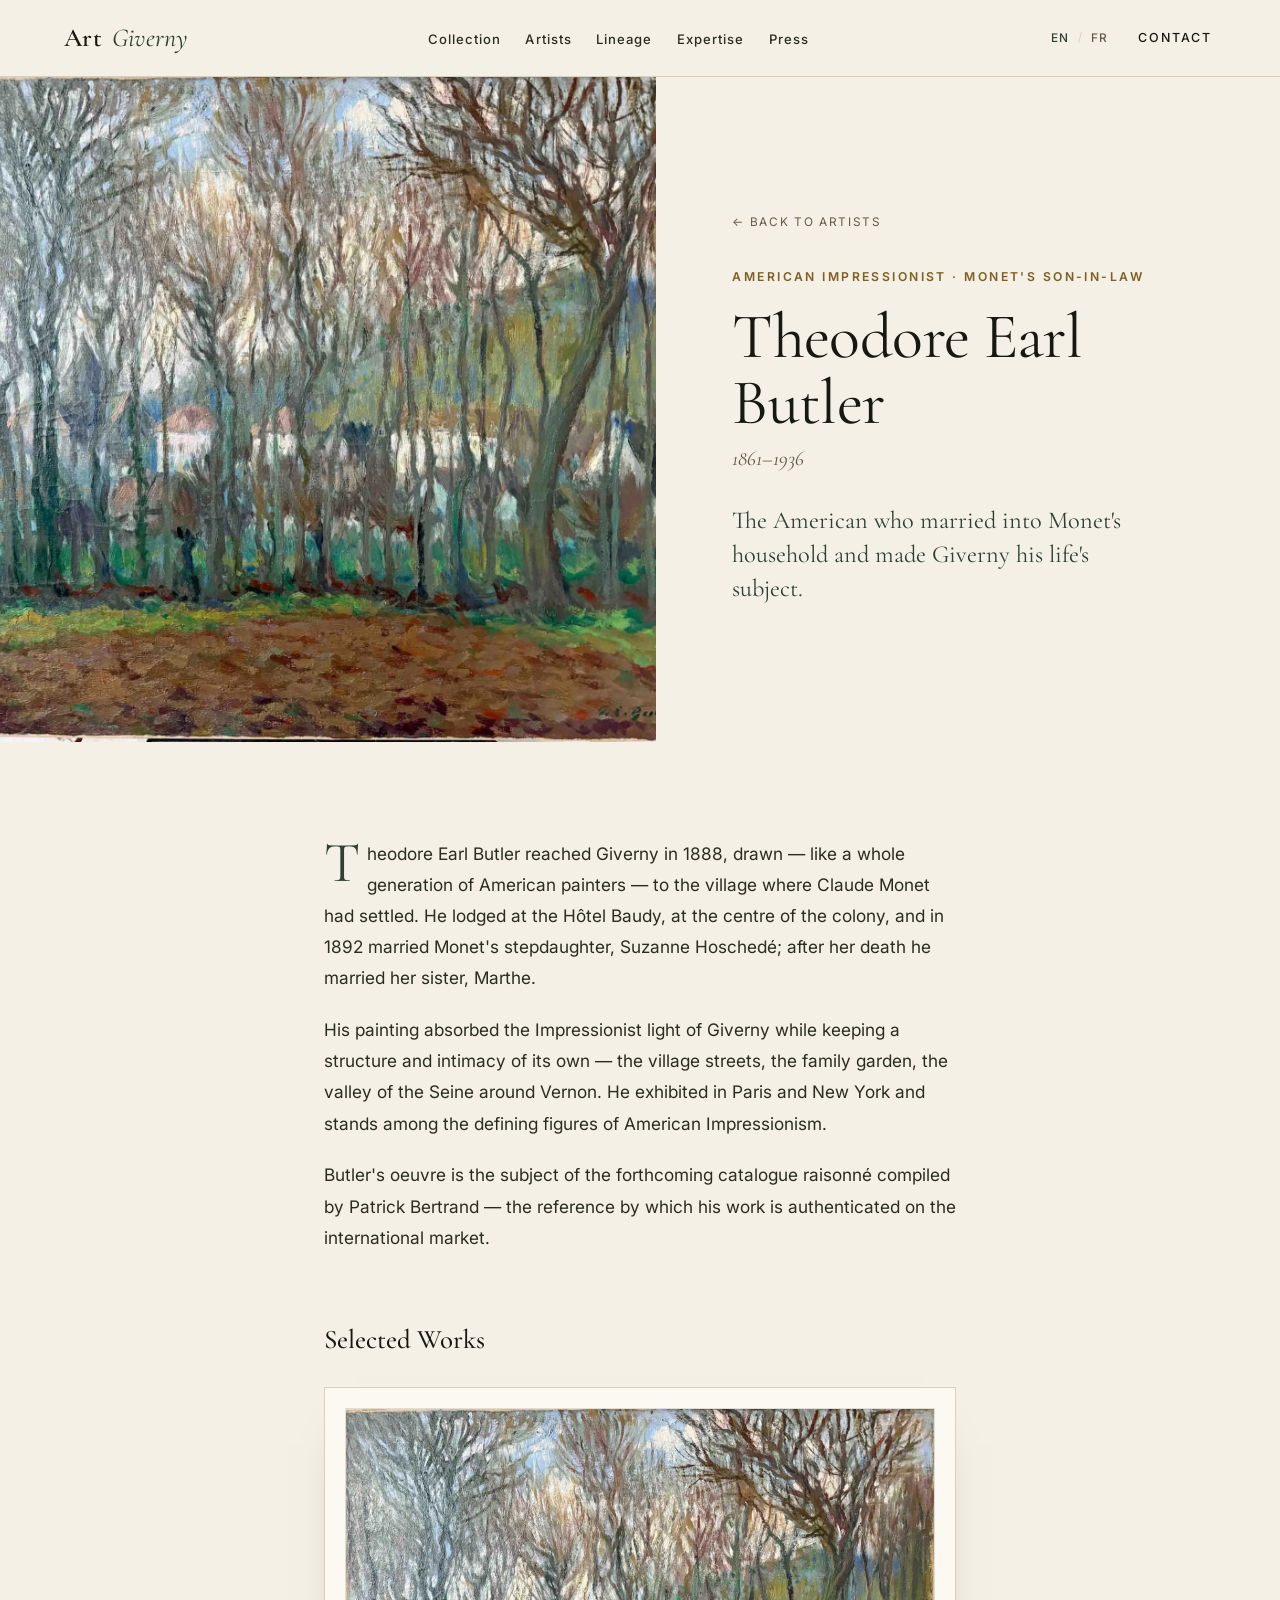
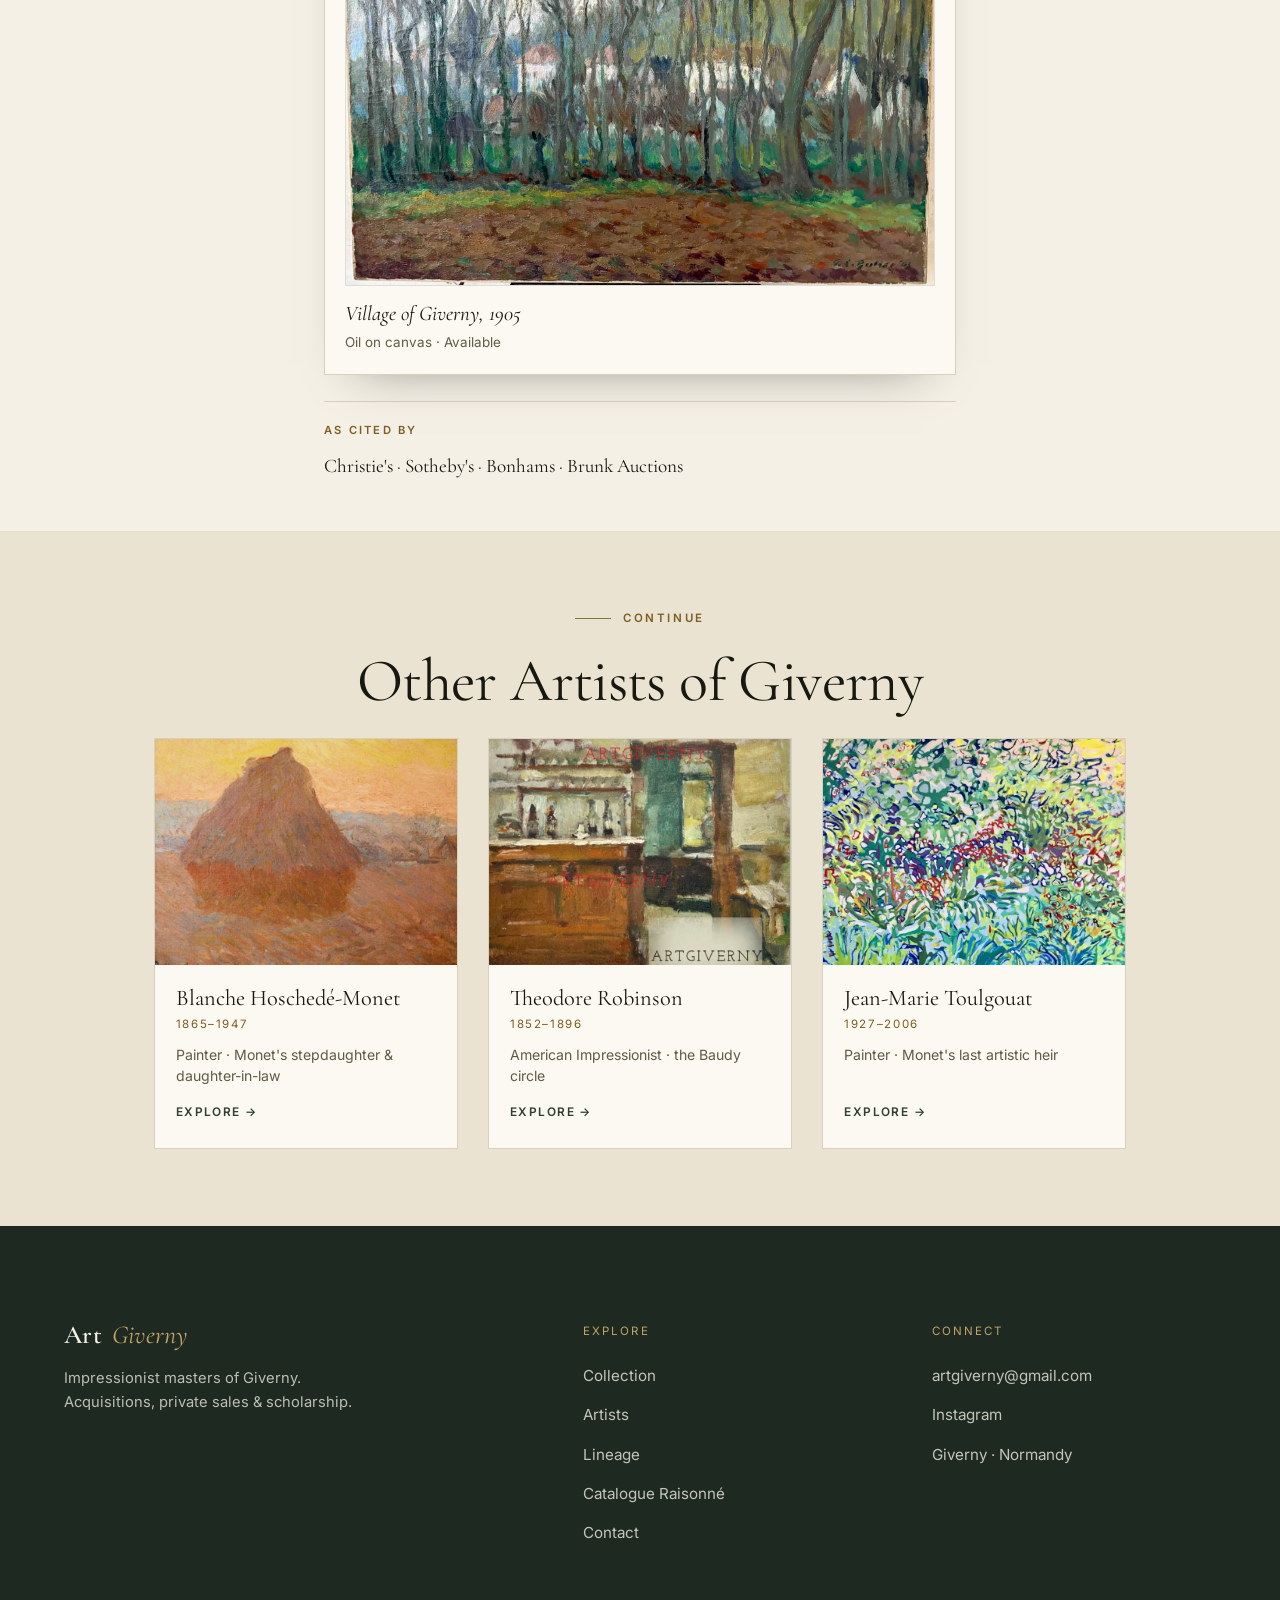
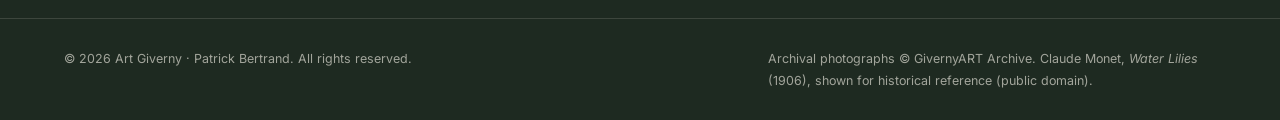
<file: artist.html>
<!DOCTYPE html>
<html lang="en">
<head>
  <meta charset="UTF-8" />
  <meta name="viewport" content="width=device-width, initial-scale=1.0" />
  <title>Artist — Art Giverny</title>
  <meta name="description" content="A painter of Giverny — biography and works, presented by Art Giverny, the gallery of Patrick Bertrand." />
  <meta name="theme-color" content="#2F4032" />
  <link rel="icon" type="image/svg+xml" href="assets/favicon.svg" />
  <link rel="manifest" href="site.webmanifest" />
  <link rel="preconnect" href="https://fonts.googleapis.com" />
  <link rel="preconnect" href="https://fonts.gstatic.com" crossorigin />
  <link href="https://fonts.googleapis.com/css2?family=Cormorant+Garamond:ital,wght@0,300;0,400;0,500;0,600;1,400;1,500;1,600&family=Inter:wght@300;400;500;600&display=swap" rel="stylesheet" />
  <link rel="stylesheet" href="assets/css/styles.css" />
</head>

<body>
  <a class="skip-link" href="#apMain" data-i18n="a11y.skip">Skip to the collection</a>

  <header class="site-header" id="siteHeader">
    <div class="header-inner">
      <a class="wordmark" href="index.html" aria-label="Art Giverny — home">
        <span class="wordmark-art">Art</span><span class="wordmark-sep"></span><span class="wordmark-giverny">Giverny</span>
      </a>
      <nav class="nav-primary" aria-label="Primary">
        <ul>
          <li><a href="index.html#collection" data-i18n="nav.collection">Collection</a></li>
          <li><a href="index.html#artists" data-i18n="nav.artists">Artists</a></li>
          <li><a href="index.html#lineage" data-i18n="nav.lineage">Lineage</a></li>
          <li><a href="index.html#expertise" data-i18n="nav.expertise">Expertise</a></li>
          <li><a href="index.html#press" data-i18n="nav.press">Press</a></li>
        </ul>
      </nav>
      <div class="header-right">
        <div class="lang-toggle" role="group" aria-label="Language / Langue">
          <button class="lang-btn is-active" data-lang="en" aria-pressed="true">EN</button>
          <span class="lang-sep" aria-hidden="true">/</span>
          <button class="lang-btn" data-lang="fr" aria-pressed="false">FR</button>
        </div>
        <a class="btn btn-ghost header-cta" href="index.html#contact" data-i18n="nav.contact">Contact</a>
      </div>
      <button class="menu-toggle" id="menuToggle" aria-label="Open menu" aria-expanded="false" aria-controls="mobileMenu">
        <span></span><span></span><span></span>
      </button>
    </div>
  </header>

  <div class="mobile-menu" id="mobileMenu" aria-hidden="true">
    <nav aria-label="Mobile">
      <ul>
        <li><a href="index.html#collection" data-i18n="nav.collection">Collection</a></li>
        <li><a href="index.html#artists" data-i18n="nav.artists">Artists</a></li>
        <li><a href="index.html#lineage" data-i18n="nav.lineage">Lineage</a></li>
        <li><a href="index.html#expertise" data-i18n="nav.expertise">Expertise</a></li>
        <li><a href="index.html#press" data-i18n="nav.press">Press</a></li>
        <li><a href="index.html#contact" data-i18n="nav.contact">Contact</a></li>
      </ul>
      <div class="lang-toggle lang-toggle--mobile" role="group" aria-label="Language / Langue">
        <button class="lang-btn is-active" data-lang="en" aria-pressed="true">English</button>
        <span class="lang-sep" aria-hidden="true">·</span>
        <button class="lang-btn" data-lang="fr" aria-pressed="false">Français</button>
      </div>
      <a class="btn btn-solid" href="index.html#contact" data-i18n="nav.inquire">Make an Inquiry</a>
    </nav>
  </div>

  <main class="ap" id="apMain" aria-live="polite"><!-- rendered by artist-page.js --></main>

  <footer class="site-footer">
    <div class="wrap footer-inner">
      <div class="footer-brand">
        <a class="wordmark wordmark--footer" href="index.html" aria-label="Art Giverny — home">
          <span class="wordmark-art">Art</span><span class="wordmark-sep"></span><span class="wordmark-giverny">Giverny</span>
        </a>
        <p class="footer-tag" data-i18n-html="footer.tag">Impressionist masters of Giverny.<br />Acquisitions, private sales &amp; scholarship.</p>
      </div>
      <nav class="footer-nav" aria-label="Footer">
        <p class="footer-nav-head" data-i18n="footer.explore">Explore</p>
        <ul>
          <li><a href="index.html#collection" data-i18n="nav.collection">Collection</a></li>
          <li><a href="index.html#artists" data-i18n="nav.artists">Artists</a></li>
          <li><a href="index.html#lineage" data-i18n="nav.lineage">Lineage</a></li>
          <li><a href="index.html#catalogue" data-i18n="nav.catalogue">Catalogue Raisonné</a></li>
          <li><a href="index.html#contact" data-i18n="nav.contact">Contact</a></li>
        </ul>
      </nav>
      <nav class="footer-nav" aria-label="Connect">
        <p class="footer-nav-head" data-i18n="footer.connect">Connect</p>
        <ul>
          <li><a href="mailto:artgiverny@gmail.com">artgiverny@gmail.com</a></li>
          <li><a href="https://www.instagram.com/artgiverny" target="_blank" rel="noopener">Instagram</a></li>
          <li><span data-i18n="footer.location">Giverny · Normandy</span></li>
        </ul>
      </nav>
    </div>
    <div class="wrap footer-base">
      <p>© <span id="year">2026</span> Art Giverny · Patrick Bertrand. <span data-i18n="footer.rights">All rights reserved.</span></p>
      <p class="footer-fine" data-i18n-html="footer.fine">Archival photographs © GivernyART Archive. Claude Monet, <em>Water Lilies</em> (1906), shown for historical reference (public domain).</p>
    </div>
  </footer>

  <a class="to-top" id="toTop" href="#top" aria-label="Back to top">↑</a>

  <script src="assets/js/i18n.js"></script>
  <script src="assets/js/artist-page.js"></script>
  <script src="assets/js/main.js"></script>
</body>
</html>
</file>
<file: assets/css/styles.css>
/* ============================================================
   ART GIVERNY — Fine-art gallery site
   Design system: "Gallery & Garden" — quiet-luxury Impressionist
   ============================================================ */

/* ---------- Tokens ---------- */
:root {
  --ink: #17180F;
  --ink-2: #2B2C20;
  --paper: #F4F0E6;
  --paper-card: #FBF9F2;
  --paper-2: #EAE3D2;
  --line: #D8D0BC;
  --line-soft: #E6DFCD;
  --muted: #615A46;
  --muted-2: #6E6750;
  --green: #2F4032;
  --green-deep: #1E2A21;
  --green-soft: #3C4F3F;
  --gilt: #A9854E;
  --gilt-2: #C2A368;
  --gilt-text: #7E5E22;

  --font-display: "Cormorant Garamond", Georgia, "Times New Roman", serif;
  --font-sans: "Inter", -apple-system, BlinkMacSystemFont, "Segoe UI", sans-serif;

  --wrap: 1280px;
  --pad-x: clamp(1.25rem, 5vw, 4.5rem);
  --section-y: clamp(5rem, 12vh, 10rem);

  --fs-eyebrow: 0.72rem;
  --fs-hero: clamp(2.8rem, 7vw, 6.1rem);
  --fs-h2: clamp(2.1rem, 4.7vw, 4rem);
  --fs-h3: clamp(1.3rem, 2.1vw, 1.7rem);
  --fs-lead: clamp(1.18rem, 1.9vw, 1.6rem);

  --ease: cubic-bezier(.2, .7, .2, 1);
  --header-h: 76px;
}

/* ---------- Reset ---------- */
*, *::before, *::after { box-sizing: border-box; }
* { margin: 0; }
html { -webkit-text-size-adjust: 100%; scroll-behavior: smooth; scroll-padding-top: var(--header-h); }
body {
  font-family: var(--font-sans);
  font-weight: 400;
  font-size: 1.02rem;
  line-height: 1.72;
  color: var(--ink);
  background: var(--paper);
  -webkit-font-smoothing: antialiased;
  text-rendering: optimizeLegibility;
  overflow-x: hidden;
}
img { max-width: 100%; display: block; }
a { color: inherit; text-decoration: none; }
button { font: inherit; color: inherit; cursor: pointer; background: none; border: none; }
ul, ol { list-style: none; padding: 0; }
::selection { background: var(--green); color: var(--paper); }

/* ---------- Helpers ---------- */
.wrap { max-width: var(--wrap); margin-inline: auto; padding-inline: var(--pad-x); width: 100%; }

.eyebrow {
  font-family: var(--font-sans);
  font-size: var(--fs-eyebrow);
  font-weight: 600;
  letter-spacing: 0.22em;
  text-transform: uppercase;
  color: var(--gilt-text);
  margin-bottom: 1.3rem;
  display: flex;
  align-items: center;
  gap: 0.8rem;
}
.eyebrow::before {
  content: "";
  width: 2.2rem;
  height: 1px;
  background: var(--gilt-text);
  opacity: 0.85;
}
.eyebrow-light { color: var(--gilt-2); }
.eyebrow-light::before { background: var(--gilt-2); opacity: 0.85; }

.section-title {
  font-family: var(--font-display);
  font-weight: 400;
  font-size: var(--fs-h2);
  line-height: 1.04;
  letter-spacing: -0.01em;
}
.section-head { max-width: 44ch; margin-bottom: clamp(2.5rem, 5vw, 4.5rem); }
.section-head--center { margin-inline: auto; text-align: center; }
.section-head--center .eyebrow { justify-content: center; }
.section-intro { margin-top: 1.4rem; color: var(--muted); font-size: 1.06rem; max-width: 52ch; }
.section-head--center .section-intro { margin-inline: auto; }

em { font-style: italic; }
strong { font-weight: 600; }

/* Grain overlay */
.grain {
  position: absolute; inset: 0; pointer-events: none; z-index: 2;
  opacity: 0.5; mix-blend-mode: overlay;
  background-image: url("data:image/svg+xml,%3Csvg xmlns='http://www.w3.org/2000/svg' width='160' height='160'%3E%3Cfilter id='n'%3E%3CfeTurbulence type='fractalNoise' baseFrequency='0.85' numOctaves='3' stitchTiles='stitch'/%3E%3C/filter%3E%3Crect width='100%25' height='100%25' filter='url(%23n)' opacity='0.42'/%3E%3C/svg%3E");
}

/* ---------- Buttons ---------- */
.btn {
  display: inline-flex; align-items: center; justify-content: center;
  font-family: var(--font-sans); font-size: 0.78rem; font-weight: 500;
  letter-spacing: 0.16em; text-transform: uppercase;
  padding: 1.05em 2.1em; border: 1px solid transparent; border-radius: 2px;
  transition: background .4s var(--ease), color .4s var(--ease), border-color .4s var(--ease), transform .4s var(--ease);
  cursor: pointer; white-space: nowrap;
}
.btn-solid { background: var(--green); color: var(--paper); }
.btn-solid:hover { background: var(--green-deep); transform: translateY(-2px); }
.btn-line { border-color: var(--green); color: var(--green); }
.btn-line:hover { background: var(--green); color: var(--paper); }
.btn-line-light { border-color: rgba(244,240,230,.55); color: var(--paper); }
.btn-line-light:hover { background: var(--paper); color: var(--ink); border-color: var(--paper); }
.btn-ghost { color: var(--ink); border-color: transparent; padding-inline: 0.2em; position: relative; }
.btn-ghost::after { content: ""; position: absolute; left: 0; bottom: .55em; width: 100%; height: 1px; background: currentColor; transform: scaleX(.0); transform-origin: left; transition: transform .4s var(--ease); }
.btn-ghost:hover::after { transform: scaleX(1); }
.btn-block { width: 100%; }
.btn[disabled] { opacity: .55; cursor: default; transform: none; pointer-events: none; }

.link-underline { color: var(--green); font-weight: 500; border-bottom: 1px solid var(--gilt); padding-bottom: 1px; transition: color .3s; }
.link-underline:hover { color: var(--gilt); }

/* ---------- Skip link ---------- */
.skip-link {
  position: fixed; top: -100px; left: 1rem; z-index: 1000;
  background: var(--green); color: var(--paper); padding: .7rem 1.2rem; border-radius: 3px;
  transition: top .3s;
}
.skip-link:focus { top: 1rem; }

/* ---------- Header ---------- */
.site-header {
  position: fixed; top: 0; left: 0; right: 0; z-index: 100;
  transition: background .5s var(--ease), box-shadow .5s var(--ease), border-color .5s;
  border-bottom: 1px solid transparent;
}
.header-inner {
  max-width: 1480px; margin-inline: auto; padding: 0 var(--pad-x);
  height: var(--header-h);
  display: flex; align-items: center; justify-content: space-between; gap: 2rem;
}
.site-header.scrolled {
  background: rgba(244,240,230,.86);
  backdrop-filter: blur(14px) saturate(1.3);
  -webkit-backdrop-filter: blur(14px) saturate(1.3);
  border-bottom-color: var(--line);
}

/* Wordmark */
.wordmark {
  font-family: var(--font-display);
  display: inline-flex; align-items: baseline; gap: .1em;
  line-height: 1; color: var(--paper);
  transition: color .5s var(--ease);
}
.wordmark-art { font-size: 1.62rem; font-weight: 600; letter-spacing: .01em; }
.wordmark-giverny { font-size: 1.62rem; font-weight: 400; font-style: italic; letter-spacing: .01em; }
.wordmark-sep { width: .42rem; }
.site-header.scrolled .wordmark { color: var(--ink); }
.site-header.scrolled .wordmark-giverny { color: var(--green); }

/* Nav */
.nav-primary ul { display: flex; gap: clamp(0.95rem, 1.9vw, 2.1rem); }
.nav-primary a {
  font-size: 0.82rem; font-weight: 500; letter-spacing: 0.08em;
  color: var(--paper); position: relative; padding: .4rem 0;
  transition: color .4s var(--ease);
}
.nav-primary a::after {
  content: ""; position: absolute; left: 0; bottom: 0; width: 100%; height: 1px;
  background: var(--gilt-2); transform: scaleX(0); transform-origin: left;
  transition: transform .4s var(--ease);
}
.nav-primary a:hover::after, .nav-primary a.active::after { transform: scaleX(1); }
.site-header.scrolled .nav-primary a { color: var(--ink-2); }
.header-cta { color: var(--paper); }
.site-header.scrolled .header-cta { color: var(--ink); }

.menu-toggle { display: none; width: 30px; height: 22px; position: relative; }
.menu-toggle span {
  position: absolute; left: 0; height: 1.5px; width: 100%; background: var(--paper);
  transition: transform .4s var(--ease), opacity .3s, background .5s;
}
.menu-toggle span:nth-child(1) { top: 2px; }
.menu-toggle span:nth-child(2) { top: 10px; }
.menu-toggle span:nth-child(3) { top: 18px; }
.site-header.scrolled .menu-toggle span { background: var(--ink); }
body.menu-open .menu-toggle span { background: var(--paper); }
body.menu-open .menu-toggle span:nth-child(1) { transform: translateY(8px) rotate(45deg); }
body.menu-open .menu-toggle span:nth-child(2) { opacity: 0; }
body.menu-open .menu-toggle span:nth-child(3) { transform: translateY(-8px) rotate(-45deg); }

/* Mobile menu */
.mobile-menu {
  position: fixed; inset: 0; z-index: 90; background: var(--green-deep);
  display: flex; align-items: center; justify-content: center;
  opacity: 0; visibility: hidden; transition: opacity .5s var(--ease), visibility .5s;
}
.mobile-menu .grain { opacity: .25; }
body.menu-open .mobile-menu { opacity: 1; visibility: visible; }
.mobile-menu nav { text-align: center; }
.mobile-menu ul { display: flex; flex-direction: column; gap: 1.4rem; margin-bottom: 2.6rem; }
.mobile-menu a {
  font-family: var(--font-display); font-size: clamp(1.9rem, 8vw, 2.8rem);
  color: var(--paper); font-weight: 400; opacity: 0; transform: translateY(14px);
}
body.menu-open .mobile-menu a { opacity: 1; transform: none; transition: opacity .5s var(--ease), transform .5s var(--ease); }
body.menu-open .mobile-menu li:nth-child(1) a { transition-delay: .1s; }
body.menu-open .mobile-menu li:nth-child(2) a { transition-delay: .16s; }
body.menu-open .mobile-menu li:nth-child(3) a { transition-delay: .22s; }
body.menu-open .mobile-menu li:nth-child(4) a { transition-delay: .28s; }
body.menu-open .mobile-menu li:nth-child(5) a { transition-delay: .34s; }
body.menu-open .mobile-menu li:nth-child(6) a { transition-delay: .40s; }
.mobile-menu a:hover { color: var(--gilt-2); }

/* ---------- Hero ---------- */
.hero {
  position: relative; min-height: 100svh; min-height: 100vh;
  display: flex; align-items: flex-end;
  padding: var(--header-h) var(--pad-x) clamp(3rem, 7vh, 6rem);
  overflow: hidden; color: var(--paper);
}
.hero-media { position: absolute; inset: 0; z-index: 0; }
.hero-media img {
  width: 100%; height: 100%; object-fit: cover; object-position: center 42%;
  animation: kenburns 26s ease-out forwards;
}
@keyframes kenburns {
  from { transform: scale(1.08); }
  to { transform: scale(1.0); }
}
.hero-scrim {
  position: absolute; inset: 0; z-index: 1;
  background:
    linear-gradient(to top, rgba(20,23,15,.78) 0%, rgba(20,23,15,.30) 38%, rgba(20,23,15,.05) 62%, rgba(20,23,15,.18) 100%),
    linear-gradient(to right, rgba(20,23,15,.55) 0%, rgba(20,23,15,.10) 48%, rgba(20,23,15,0) 80%);
}
.hero-content { position: relative; z-index: 3; max-width: 60ch; }
.hero .eyebrow-light, .hero-lede { text-shadow: 0 1px 18px rgba(16,18,12,.55); }
.hero-title {
  font-family: var(--font-display); font-weight: 400; font-size: var(--fs-hero);
  line-height: 1.0; letter-spacing: -0.015em; margin: 0 0 1.6rem;
  text-shadow: 0 2px 30px rgba(0,0,0,.25);
}
.hero-title em { font-style: italic; color: var(--gilt-2); }
.hero-lede {
  font-size: var(--fs-lead); font-weight: 300; line-height: 1.55;
  color: rgba(244,240,230,.92); max-width: 46ch; margin-bottom: 2.4rem;
  font-family: var(--font-display);
}
.hero-actions { display: flex; gap: 1rem; flex-wrap: wrap; }

.hero-credit {
  position: absolute; right: var(--pad-x); bottom: clamp(3rem, 7vh, 6rem); z-index: 3;
  font-size: 0.74rem; letter-spacing: 0.08em; color: rgba(247,244,236,.96);
  text-align: right; display: flex; align-items: center; gap: .8rem;
  text-transform: uppercase; text-shadow: 0 1px 14px rgba(16,18,12,.78);
}
.hero-credit em { text-transform: none; font-size: .92rem; }
.hero-credit-rule { width: 2.4rem; height: 1px; background: rgba(244,240,230,.5); }

.scroll-cue { position: absolute; left: 50%; bottom: 1.6rem; z-index: 3; transform: translateX(-50%); }
.scroll-cue-line { display: block; width: 1px; height: 46px; background: rgba(244,240,230,.6); position: relative; overflow: hidden; }
.scroll-cue-line::after { content: ""; position: absolute; top: -50%; left: 0; width: 100%; height: 50%; background: var(--gilt-2); animation: scrolldown 2.2s var(--ease) infinite; }
@keyframes scrolldown { 0% { top: -50%; } 60%,100% { top: 100%; } }

/* ---------- Statement ---------- */
.statement { padding-block: var(--section-y); background: var(--paper); }
.statement .wrap { max-width: 1050px; text-align: center; }
.statement-lead {
  font-family: var(--font-display); font-weight: 300;
  font-size: clamp(1.7rem, 3.6vw, 3rem); line-height: 1.28; letter-spacing: -0.01em;
  color: var(--ink); margin-inline: auto; max-width: 24ch; max-width: 30ch;
}
.statement-lead em { color: var(--green); font-style: italic; }
.statement-meta {
  display: flex; justify-content: center; flex-wrap: wrap;
  gap: clamp(2rem, 6vw, 5.5rem); margin-top: clamp(3rem, 6vw, 5rem);
  padding-top: clamp(2.4rem, 5vw, 4rem); border-top: 1px solid var(--line);
}
.stat { display: flex; flex-direction: column; gap: .5rem; }
.stat-num { font-family: var(--font-display); font-size: clamp(2.6rem, 5vw, 3.8rem); font-weight: 500; color: var(--green); line-height: 1; }
.stat-mark { font-size: .42em; color: var(--gilt-text); margin-left: .15em; font-style: italic; }
.stat-label { font-size: .76rem; letter-spacing: .12em; text-transform: uppercase; color: var(--muted); }

/* ---------- Collection ---------- */
.collection { padding-block: var(--section-y); background: linear-gradient(180deg, var(--paper) 0%, var(--paper-2) 100%); }
.gallery-grid {
  display: grid; grid-template-columns: repeat(12, 1fr);
  gap: clamp(1.5rem, 3vw, 3rem); align-items: start;
}
.work { grid-column: span 6; cursor: pointer; }
.work--feature { grid-column: span 7; }
.work:nth-child(2) { grid-column: span 5; }
.work:nth-child(3) { grid-column: span 5; }
.work--wide { grid-column: span 7; }

.work-frame {
  position: relative; background: var(--paper-card);
  padding: clamp(0.85rem, 2vw, 1.7rem);
  border: 1px solid var(--line);
  box-shadow: 0 1px 2px rgba(20,23,15,.05), 0 26px 50px -34px rgba(20,23,15,.55);
  transition: transform .55s var(--ease), box-shadow .55s var(--ease);
}
.work-frame img { width: 100%; height: auto; border: 1px solid rgba(20,23,15,.14); }
.work-zoom {
  position: absolute; left: 50%; top: 50%; transform: translate(-50%, -42%);
  background: rgba(30,42,33,.92); color: var(--paper);
  font-size: .68rem; letter-spacing: .2em; text-transform: uppercase;
  padding: .85em 1.6em; border-radius: 2px;
  opacity: 0; transition: opacity .5s var(--ease), transform .5s var(--ease);
  pointer-events: none; backdrop-filter: blur(2px);
}
.work:hover .work-frame, .work:focus-visible .work-frame {
  transform: translateY(-8px);
  box-shadow: 0 2px 4px rgba(20,23,15,.06), 0 40px 70px -36px rgba(20,23,15,.7);
}
.work:hover .work-zoom, .work:focus-visible .work-zoom { opacity: 1; transform: translate(-50%, -50%); }
.work:focus { outline: none; }
.work:focus-visible { outline: 2px solid var(--gilt); outline-offset: 6px; }

.work-caption { display: flex; flex-direction: column; gap: .25rem; margin-top: 1.4rem; padding-left: .2rem; }
.work-artist { font-size: .74rem; letter-spacing: .16em; text-transform: uppercase; color: var(--muted); }
.work-title { font-family: var(--font-display); font-size: 1.5rem; line-height: 1.15; color: var(--ink); }
.work-meta { font-size: .82rem; color: var(--muted-2); letter-spacing: .02em; }

.collection-note { margin-top: clamp(2.5rem, 5vw, 4rem); text-align: center; color: var(--muted); font-size: 1.02rem; }

/* ---------- Lineage ---------- */
.lineage { background: var(--paper-2); padding-bottom: var(--section-y); }
.lineage-divider { position: relative; height: clamp(46vh, 60vh, 70vh); overflow: hidden; }
.lineage-divider img { width: 100%; height: 100%; object-fit: cover; object-position: center 60%; }
.lineage-divider-scrim { position: absolute; inset: 0; background: linear-gradient(180deg, rgba(30,42,33,.15) 0%, rgba(30,42,33,.05) 50%, rgba(234,227,210,.85) 100%); }
.divider-credit {
  position: absolute; bottom: 1.4rem; left: 50%; transform: translateX(-50%);
  font-size: .72rem; letter-spacing: .14em; text-transform: uppercase; color: var(--ink-2);
  background: rgba(251,249,242,.7); padding: .5em 1.2em; border-radius: 2px; backdrop-filter: blur(3px);
  white-space: nowrap;
}
.divider-credit em { text-transform: none; font-size: 1.02em; }
.lineage .section-head { padding-top: clamp(4rem, 8vw, 7rem); }

/* Timeline */
.timeline {
  max-width: 760px; margin-inline: auto; position: relative;
  padding-left: clamp(1.5rem, 4vw, 2.5rem);
}
.timeline::before { content: ""; position: absolute; left: 0; top: .6rem; bottom: .6rem; width: 1px; background: var(--line); }
.timeline-item { position: relative; padding-bottom: clamp(2.4rem, 4vw, 3.4rem); padding-left: clamp(1.6rem, 4vw, 3rem); }
.timeline-item:last-child { padding-bottom: 0; }
.timeline-item::before {
  content: ""; position: absolute; left: calc(-1 * clamp(1.5rem, 4vw, 2.5rem) - 4px); top: .55rem;
  width: 9px; height: 9px; border-radius: 50%; background: var(--paper-2);
  border: 1.5px solid var(--gilt);
}
.timeline-year { font-family: var(--font-display); font-size: 1.5rem; font-weight: 500; color: var(--green); display: block; margin-bottom: .35rem; letter-spacing: .01em; }
.timeline-body h3 { font-family: var(--font-display); font-size: var(--fs-h3); font-weight: 500; margin-bottom: .5rem; line-height: 1.2; }
.timeline-body p { color: var(--muted); max-width: 54ch; }

/* Archive pair */
.archive-pair {
  display: grid; grid-template-columns: 1fr 1fr; gap: clamp(1.5rem, 3vw, 2.6rem);
  max-width: 980px; margin: clamp(3.5rem, 7vw, 6rem) auto 0;
}
.archive figure, figure.archive { margin: 0; }
.archive img { width: 100%; height: auto; filter: grayscale(.1) sepia(.08); border: 1px solid var(--line); box-shadow: 0 24px 44px -32px rgba(20,23,15,.6); }
.archive figcaption { margin-top: 1rem; font-size: .86rem; color: var(--muted); line-height: 1.5; font-style: italic; }
.archive-cred { font-style: normal; font-size: .74rem; letter-spacing: .1em; text-transform: uppercase; color: var(--muted-2); }

/* ---------- Expertise ---------- */
.expertise { padding-block: var(--section-y); background: var(--paper); }
.expertise-grid { display: grid; grid-template-columns: 1fr 1fr; gap: clamp(2.5rem, 6vw, 6rem); align-items: center; }
.expertise-media { position: relative; }
.expertise-media img { width: 100%; height: auto; border: 1px solid var(--line); box-shadow: 0 30px 60px -36px rgba(20,23,15,.6); }
.expertise-media-cap { margin-top: 1rem; font-size: .82rem; color: var(--muted); font-style: italic; letter-spacing: .01em; }
.expertise-text .section-title { margin-bottom: 1.6rem; }
.expertise-text p { color: var(--ink-2); margin-bottom: 1.2rem; max-width: 50ch; }

.pull-quote { margin: 2.2rem 0; padding-left: 1.6rem; border-left: 2px solid var(--gilt); }
.pull-quote p { font-family: var(--font-display); font-style: italic; font-size: clamp(1.4rem, 2.4vw, 1.9rem); line-height: 1.35; color: var(--green); margin-bottom: .7rem; }
.pull-quote cite { font-style: normal; font-size: .76rem; letter-spacing: .14em; text-transform: uppercase; color: var(--muted); }

.services { margin-top: 2.4rem; border-top: 1px solid var(--line); }
.services li {
  display: flex; align-items: baseline; gap: 1.1rem;
  padding: 1.05rem 0; border-bottom: 1px solid var(--line);
  font-size: 1.04rem; color: var(--ink); transition: padding-left .4s var(--ease), color .4s;
}
.services li span { font-family: var(--font-display); font-size: 1.05rem; color: var(--gilt-text); font-style: italic; min-width: 1.5rem; }
.services li em { color: var(--muted); font-size: .92rem; }
.services li:hover { padding-left: .6rem; color: var(--green); }

/* ---------- Catalogue Raisonné ---------- */
.catalogue { padding-block: var(--section-y); background: var(--paper-2); border-top: 1px solid var(--line-soft); }
.catalogue-feature {
  display: grid; grid-template-columns: 0.82fr 1fr; gap: clamp(2rem, 5vw, 4.5rem);
  align-items: center; max-width: 1060px; margin: 0 auto;
}
.catalogue-media { margin: 0; }
.catalogue-media .work-frame { box-shadow: 0 1px 2px rgba(20,23,15,.05), 0 30px 60px -38px rgba(20,23,15,.6); }
.catalogue-media .work-frame img { width: 100%; height: auto; border: 1px solid rgba(20,23,15,.14); }
.catalogue-media figcaption { margin-top: 1rem; font-size: .76rem; letter-spacing: .14em; text-transform: uppercase; color: var(--muted); }
.catalogue-media figcaption em { text-transform: none; font-size: 1.08em; }

.authority-quote { margin: 0 0 1.6rem; }
.authority-quote p {
  font-family: var(--font-display); font-style: italic;
  font-size: clamp(1.5rem, 2.7vw, 2.15rem); line-height: 1.3; color: var(--green);
  padding-left: 1.4rem; border-left: 2px solid var(--gilt);
}
.catalogue-claim > p.catalogue-note { color: var(--ink-2); margin-bottom: 2rem; max-width: 46ch; }
.cited-by { border-top: 1px solid var(--line); padding-top: 1.5rem; }
.cited-label { display: block; font-size: .7rem; font-weight: 600; letter-spacing: .2em; text-transform: uppercase; color: var(--gilt-text); margin-bottom: .8rem; }
.cited-by ul { display: flex; flex-wrap: wrap; gap: .6rem 2.2rem; align-items: baseline; }
.cited-by li { font-family: var(--font-display); font-size: 1.4rem; color: var(--ink); letter-spacing: .01em; position: relative; }
.cited-by li:not(:last-child)::after { content: "·"; position: absolute; right: -1.25rem; color: var(--gilt-text); }

.catalogue-works { max-width: 1060px; margin: clamp(3.5rem, 7vw, 5.5rem) auto 0; }
.catalogue-works-title { font-family: var(--font-display); font-size: var(--fs-h3); font-weight: 500; margin-bottom: 1.6rem; text-align: center; }
.cat-list { columns: 2; column-gap: clamp(2rem, 5vw, 4rem); border-top: 1px solid var(--line); }
.cat-list li {
  break-inside: avoid; display: flex; justify-content: space-between; align-items: baseline; gap: 1rem;
  padding: .95rem 0; border-bottom: 1px solid var(--line);
  transition: padding-left .35s var(--ease), color .35s var(--ease);
}
.cat-list li:hover { padding-left: .55rem; }
.cat-list li:hover .cat-title { color: var(--green); }
.cat-title { font-family: var(--font-display); font-size: 1.22rem; font-style: italic; color: var(--ink); line-height: 1.25; transition: color .35s var(--ease); }
.cat-year { font-size: .76rem; font-weight: 500; letter-spacing: .08em; color: var(--gilt-text); white-space: nowrap; }
.cat-disclaimer { margin-top: 2rem; font-size: .9rem; color: var(--muted); text-align: center; max-width: 64ch; margin-inline: auto; }

/* ---------- Giverny ---------- */
.giverny {
  position: relative; padding-block: clamp(6rem, 14vh, 11rem);
  background: var(--green-deep); color: var(--paper); overflow: hidden; text-align: center;
}
.giverny::before {
  content: ""; position: absolute; inset: 0;
  background: radial-gradient(120% 100% at 50% 0%, rgba(60,79,63,.7) 0%, rgba(30,42,33,0) 60%);
}
.giverny-inner { position: relative; z-index: 3; max-width: 760px; }
.giverny-title { font-family: var(--font-display); font-weight: 400; font-size: var(--fs-h2); line-height: 1.05; margin: .5rem 0 1.6rem; }
.giverny-lede { font-family: var(--font-display); font-weight: 300; font-size: var(--fs-lead); line-height: 1.55; color: rgba(244,240,230,.85); margin: 0 auto 2.4rem; max-width: 50ch; }

/* ---------- Contact ---------- */
.contact { padding-block: var(--section-y); background: var(--paper); }
.contact-grid { display: grid; grid-template-columns: 1fr 1fr; gap: clamp(2.5rem, 6vw, 6rem); align-items: start; }
.contact-intro .section-title { margin-bottom: 1.4rem; }
.contact-intro p { color: var(--muted); max-width: 42ch; }
.contact-details { margin-top: 2.6rem; border-top: 1px solid var(--line); }
.contact-details li { display: flex; flex-direction: column; gap: .2rem; padding: 1.1rem 0; border-bottom: 1px solid var(--line); }
.contact-label { font-size: .72rem; letter-spacing: .18em; text-transform: uppercase; color: var(--gilt-text); }
.contact-details a, .contact-details span { font-family: var(--font-display); font-size: 1.3rem; color: var(--ink); }
.contact-details a:hover { color: var(--green); }

.contact-form { background: var(--paper-card); padding: clamp(1.8rem, 4vw, 3rem); border: 1px solid var(--line); border-radius: 3px; box-shadow: 0 30px 60px -40px rgba(20,23,15,.5); }
.field { margin-bottom: 1.4rem; }
.field label { display: block; font-size: .72rem; letter-spacing: .16em; text-transform: uppercase; color: var(--muted); margin-bottom: .55rem; }
.field input, .field textarea, .field select {
  width: 100%; font-family: var(--font-sans); font-size: 1rem; color: var(--ink);
  background: var(--paper); border: 1px solid var(--line); border-radius: 2px;
  padding: .85rem 1rem; transition: border-color .3s, box-shadow .3s;
}
.field textarea { resize: vertical; min-height: 110px; }
.field input:focus, .field textarea:focus, .field select:focus {
  outline: none; border-color: var(--green); box-shadow: 0 0 0 3px rgba(47,64,50,.1);
}
.select-wrap { position: relative; }
.select-wrap::after { content: ""; position: absolute; right: 1.1rem; top: 50%; width: 7px; height: 7px; border-right: 1.5px solid var(--muted); border-bottom: 1.5px solid var(--muted); transform: translateY(-65%) rotate(45deg); pointer-events: none; }
.field select { appearance: none; -webkit-appearance: none; cursor: pointer; }
.form-note { margin-top: 1rem; font-size: .9rem; color: var(--green); min-height: 1.2em; }
.form-note.error { color: #9a3b2e; }

/* ---------- Footer ---------- */
.site-footer { background: var(--green-deep); color: rgba(244,240,230,.8); padding-top: clamp(4rem, 8vw, 6rem); }
.footer-inner { display: grid; grid-template-columns: 1.6fr 1fr 1fr; gap: clamp(2rem, 5vw, 4rem); padding-bottom: clamp(3rem, 6vw, 4.5rem); }
.wordmark--footer { color: var(--paper); margin-bottom: 1.2rem; }
.wordmark--footer .wordmark-giverny { color: var(--gilt-2); }
.footer-tag { font-size: .92rem; line-height: 1.6; color: rgba(244,240,230,.74); max-width: 32ch; }
.footer-nav-head { font-size: .72rem; letter-spacing: .18em; text-transform: uppercase; color: var(--gilt-2); margin-bottom: 1.2rem; }
.footer-nav ul { display: flex; flex-direction: column; gap: .7rem; }
.footer-nav a, .footer-nav span { font-size: .95rem; color: rgba(244,240,230,.78); transition: color .3s; }
.footer-nav a:hover { color: var(--paper); }
.footer-base {
  border-top: 1px solid rgba(244,240,230,.14); padding-block: 1.8rem;
  display: flex; justify-content: space-between; gap: 1rem; flex-wrap: wrap;
  font-size: .78rem; color: rgba(244,240,230,.62);
}
.footer-fine { max-width: 56ch; }

/* ---------- Lightbox ---------- */
.lightbox {
  position: fixed; inset: 0; z-index: 200; display: flex; align-items: center; justify-content: center;
  background: rgba(16,18,12,.94); padding: clamp(1rem, 4vw, 3rem);
  opacity: 0; visibility: hidden; transition: opacity .5s var(--ease), visibility .5s;
  backdrop-filter: blur(6px);
}
.lightbox.open { opacity: 1; visibility: visible; }
.lightbox-stage { max-width: 1180px; width: 100%; max-height: 90vh; }
.lightbox-figure { display: grid; grid-template-columns: 1.55fr 1fr; gap: clamp(1.5rem, 3vw, 3rem); align-items: center; margin: 0; }
.lightbox-img-wrap { background: var(--paper-card); padding: clamp(.8rem, 1.5vw, 1.4rem); border: 1px solid rgba(244,240,230,.2); box-shadow: 0 40px 90px -30px rgba(0,0,0,.7); }
.lightbox-img-wrap img { width: 100%; height: auto; max-height: 78vh; object-fit: contain; border: 1px solid rgba(20,23,15,.15); }
.lightbox-info { color: var(--paper); transform: translateY(12px); opacity: 0; transition: opacity .6s var(--ease) .15s, transform .6s var(--ease) .15s; }
.lightbox.open .lightbox-info { opacity: 1; transform: none; }
.lb-artist { font-size: .76rem; letter-spacing: .18em; text-transform: uppercase; color: var(--gilt-2); margin-bottom: 1rem; }
.lb-title { font-family: var(--font-display); font-style: italic; font-weight: 400; font-size: clamp(1.9rem, 3vw, 2.8rem); line-height: 1.1; margin-bottom: .9rem; }
.lb-meta { font-size: .95rem; color: rgba(244,240,230,.7); letter-spacing: .04em; margin-bottom: 1.4rem; padding-bottom: 1.4rem; border-bottom: 1px solid rgba(244,240,230,.18); }
.lb-detail { font-size: 1rem; line-height: 1.7; color: rgba(244,240,230,.85); margin-bottom: 1.4rem; max-width: 42ch; }
.lb-status { font-size: .78rem; letter-spacing: .14em; text-transform: uppercase; color: var(--gilt-2); margin-bottom: 1.8rem; }
.lb-inquire { border-color: rgba(244,240,230,.5); color: var(--paper); }
.lb-inquire:hover { background: var(--paper); color: var(--ink); border-color: var(--paper); }

.lightbox-close { position: absolute; top: 1.4rem; right: 1.8rem; font-size: 2.4rem; color: rgba(244,240,230,.7); line-height: 1; width: 48px; height: 48px; transition: color .3s, transform .3s; }
.lightbox-close:hover { color: var(--paper); transform: rotate(90deg); }
.lightbox-nav { position: absolute; top: 50%; transform: translateY(-50%); font-size: 3rem; color: rgba(244,240,230,.55); width: 60px; height: 80px; transition: color .3s; }
.lightbox-nav:hover { color: var(--paper); }
.lightbox-prev { left: clamp(.5rem, 2vw, 2rem); }
.lightbox-next { right: clamp(.5rem, 2vw, 2rem); }

/* ---------- Scroll progress ---------- */
.scroll-progress { position: fixed; top: 0; left: 0; height: 2px; width: 0%; background: linear-gradient(90deg, var(--gilt), var(--gilt-2)); z-index: 101; transition: width .1s linear; }

/* ---------- Reveal animations ---------- */
.js .reveal { opacity: 0; transform: translateY(28px); transition: opacity 1s var(--ease), transform 1s var(--ease); }
.js .reveal.is-visible { opacity: 1; transform: none; }
.js .reveal-media { opacity: 0; transform: scale(1.04); transition: opacity 1.2s var(--ease), transform 1.4s var(--ease); }
.js .reveal-media.is-visible { opacity: 1; transform: none; }
/* stagger children with .reveal inside hero/section heads via data-delay handled in JS */

/* ---------- Responsive ---------- */
@media (max-width: 1080px) {
  .work, .work--feature, .work--wide, .work:nth-child(2), .work:nth-child(3) { grid-column: span 6; }
}
@media (max-width: 880px) {
  :root { --header-h: 66px; }
  .nav-primary, .header-right { display: none; }
  .menu-toggle { display: block; }
  .expertise-grid, .contact-grid, .catalogue-feature { grid-template-columns: 1fr; }
  .expertise-media { order: 2; }
  .catalogue-media { max-width: 440px; margin-inline: auto; }
  .cat-list { columns: 1; }
  .lightbox-figure { grid-template-columns: 1fr; overflow-y: auto; max-height: 86vh; }
  .lightbox-img-wrap img { max-height: 50vh; }
  .lightbox-nav { display: none; }
  .footer-inner { grid-template-columns: 1fr 1fr; }
  .footer-brand { grid-column: 1 / -1; }
  .hero-credit { display: none; }
}
@media (max-width: 620px) {
  .gallery-grid { grid-template-columns: 1fr; }
  .work, .work--feature, .work--wide, .work:nth-child(2), .work:nth-child(3) { grid-column: 1 / -1; }
  .archive-pair { grid-template-columns: 1fr; }
  .statement-meta { gap: 2rem 3rem; }
  .footer-inner { grid-template-columns: 1fr; }
  .footer-base { flex-direction: column; }
}

/* ---------- Reduced motion ---------- */
@media (prefers-reduced-motion: reduce) {
  html { scroll-behavior: auto; }
  *, *::before, *::after { animation-duration: .001ms !important; animation-iteration-count: 1 !important; transition-duration: .001ms !important; }
  .hero-media img { animation: none; }
  .js .reveal, .js .reveal-media { opacity: 1; transform: none; }
}

/* ============================================================
   ADDITIONS — language toggle, artists, press, back-to-top, artist page
   ============================================================ */

/* ---------- Header right cluster + language toggle ---------- */
.header-right { display: flex; align-items: center; gap: clamp(.9rem, 1.8vw, 1.6rem); }
.lang-toggle { display: flex; align-items: center; gap: .4rem; }
.lang-btn {
  font-family: var(--font-sans); font-size: .74rem; font-weight: 500; letter-spacing: .1em;
  color: rgba(244,240,230,.72); padding: .2rem .15rem; transition: color .3s var(--ease);
}
.lang-btn.is-active { color: var(--paper); }
.lang-sep { color: rgba(244,240,230,.4); font-size: .72rem; }
.lang-btn:hover { color: var(--gilt-2); }
.site-header.scrolled .lang-btn { color: var(--muted); }
.site-header.scrolled .lang-btn.is-active { color: var(--green); }
.site-header.scrolled .lang-btn:hover { color: var(--gilt-text); }
.site-header.scrolled .lang-sep { color: var(--line); }
.lang-toggle--mobile { justify-content: center; gap: 1rem; margin-bottom: 1.8rem; }
.lang-toggle--mobile .lang-btn { font-size: 1rem; letter-spacing: .04em; color: rgba(244,240,230,.6); }
.lang-toggle--mobile .lang-btn.is-active { color: var(--paper); }
.lang-toggle--mobile .lang-sep { color: rgba(244,240,230,.4); }

/* ---------- Artists index ---------- */
.artists { padding-block: var(--section-y); background: var(--paper); }
.artist-grid { display: grid; grid-template-columns: repeat(4, 1fr); gap: clamp(1.2rem, 2.4vw, 2rem); }
.artist-card {
  display: flex; flex-direction: column; background: var(--paper-card); border: 1px solid var(--line);
  text-decoration: none; transition: transform .5s var(--ease), box-shadow .5s var(--ease);
}
.artist-card-media { aspect-ratio: 4 / 3; overflow: hidden; }
.artist-card-media img { width: 100%; height: 100%; object-fit: cover; transition: transform .9s var(--ease); }
.artist-card:hover { transform: translateY(-7px); box-shadow: 0 30px 55px -32px rgba(20,23,15,.55); }
.artist-card:hover .artist-card-media img { transform: scale(1.06); }
.artist-card:focus-visible { outline: 2px solid var(--gilt); outline-offset: 4px; }
.artist-card-body { padding: 1.3rem 1.3rem 1.6rem; display: flex; flex-direction: column; flex: 1; }
.artist-card-name { font-family: var(--font-display); font-size: 1.4rem; line-height: 1.08; color: var(--ink); }
.artist-card-dates { font-size: .72rem; letter-spacing: .14em; color: var(--gilt-text); margin-top: .3rem; }
.artist-card-role { font-size: .88rem; color: var(--muted); margin-top: .6rem; flex: 1; line-height: 1.5; }
.artist-card-link { font-size: .74rem; letter-spacing: .12em; text-transform: uppercase; color: var(--green); font-weight: 600; margin-top: 1rem; }

/* ---------- Press & Fairs ---------- */
.press { padding-block: var(--section-y); background: linear-gradient(180deg, var(--paper-2) 0%, var(--paper) 100%); }
.press-cols { display: grid; grid-template-columns: 1fr 1fr; gap: clamp(2rem, 5vw, 5rem); max-width: 980px; margin: 0 auto; }
.press-block-title { font-family: var(--font-display); font-size: var(--fs-h3); font-weight: 500; margin-bottom: 1.2rem; }
.press-list { border-top: 1px solid var(--line); }
.press-list li { display: flex; justify-content: space-between; align-items: baseline; gap: 1.2rem; padding: 1.05rem 0; border-bottom: 1px solid var(--line); }
.press-name { font-family: var(--font-display); font-style: italic; font-size: 1.18rem; color: var(--ink); line-height: 1.2; }
.press-place { font-size: .78rem; letter-spacing: .03em; color: var(--muted); text-align: right; white-space: normal; }
.press-quote { max-width: 760px; margin: clamp(3rem, 6vw, 5rem) auto 0; text-align: center; }
.press-quote p { font-family: var(--font-display); font-style: italic; font-size: clamp(1.4rem, 2.6vw, 2rem); line-height: 1.36; color: var(--green); }
.press-quote cite { display: block; margin-top: 1.1rem; font-style: normal; font-size: .72rem; letter-spacing: .16em; text-transform: uppercase; color: var(--muted); }

/* ---------- Back to top ---------- */
.to-top {
  position: fixed; right: clamp(1rem, 3vw, 2rem); bottom: clamp(1rem, 3vw, 2rem); z-index: 80;
  width: 46px; height: 46px; border-radius: 50%; background: var(--green); color: var(--paper);
  display: flex; align-items: center; justify-content: center; font-size: 1.15rem; text-decoration: none;
  box-shadow: 0 14px 32px -12px rgba(20,23,15,.55);
  opacity: 0; visibility: hidden; transform: translateY(12px);
  transition: opacity .4s var(--ease), transform .4s var(--ease), visibility .4s, background .3s;
}
.to-top.show { opacity: 1; visibility: visible; transform: none; }
.to-top:hover { background: var(--green-deep); }

/* ---------- Artist page ---------- */
.ap { padding-top: var(--header-h); }
.ap-hero { display: grid; grid-template-columns: 1.05fr 1fr; min-height: 74vh; }
.ap-hero-media { position: relative; overflow: hidden; background: var(--paper-2); }
.ap-hero-media img { width: 100%; height: 100%; object-fit: cover; }
.ap-hero-text { display: flex; flex-direction: column; justify-content: center; padding: clamp(2.5rem, 6vw, 6rem); background: var(--paper); }
.ap-back { font-size: .74rem; letter-spacing: .14em; text-transform: uppercase; color: var(--muted); margin-bottom: 2.2rem; display: inline-flex; gap: .5rem; align-items: center; transition: color .3s, gap .3s; }
.ap-back:hover { color: var(--green); gap: .8rem; }
.ap-role { font-size: .76rem; font-weight: 600; letter-spacing: .2em; text-transform: uppercase; color: var(--gilt-text); margin-bottom: 1rem; }
.ap-name { font-family: var(--font-display); font-weight: 400; font-size: clamp(2.4rem, 5vw, 4rem); line-height: 1.02; letter-spacing: -.01em; }
.ap-dates { font-family: var(--font-display); font-style: italic; font-size: 1.3rem; color: var(--muted); margin-top: .4rem; }
.ap-tagline { font-family: var(--font-display); font-size: clamp(1.2rem, 1.9vw, 1.55rem); line-height: 1.4; color: var(--green); margin-top: 1.7rem; max-width: 34ch; }
.ap-body { max-width: 760px; margin: 0 auto; padding: clamp(3.5rem, 8vw, 6rem) var(--pad-x) clamp(2rem, 4vw, 3rem); }
.ap-section + .ap-section { margin-top: clamp(2.6rem, 5vw, 4rem); }
.ap-bio p { font-size: 1.08rem; line-height: 1.8; color: var(--ink-2); margin-bottom: 1.3rem; }
.ap-bio p:last-child { margin-bottom: 0; }
.ap-bio p.lead-cap::first-letter { font-family: var(--font-display); font-size: 3.3em; line-height: .82; float: left; padding: .04em .12em 0 0; color: var(--green); }
.ap-h { font-family: var(--font-display); font-size: var(--fs-h3); font-weight: 500; margin-bottom: 1.5rem; }
.ap-works { display: grid; gap: clamp(1.5rem, 3vw, 2.4rem); grid-template-columns: 1fr; }
.ap-works.two { grid-template-columns: 1fr 1fr; }
.ap-work { margin: 0; background: var(--paper-card); border: 1px solid var(--line); padding: clamp(.8rem, 1.6vw, 1.3rem); box-shadow: 0 24px 46px -34px rgba(20,23,15,.5); }
.ap-work img { width: 100%; height: auto; border: 1px solid rgba(20,23,15,.12); display: block; }
.ap-work figcaption { margin-top: 1rem; }
.ap-work .w-title { font-family: var(--font-display); font-style: italic; font-size: 1.3rem; color: var(--ink); line-height: 1.2; }
.ap-work .w-meta { font-size: .84rem; color: var(--muted); margin-top: .25rem; }
.ap-cited { margin-top: 1.6rem; border-top: 1px solid var(--line); padding-top: 1.2rem; }
.ap-cited .cited-label { display: block; font-size: .7rem; font-weight: 600; letter-spacing: .2em; text-transform: uppercase; color: var(--gilt-text); margin-bottom: .6rem; }
.ap-cited-names { font-family: var(--font-display); font-size: 1.2rem; color: var(--ink); }
.ap-more { background: var(--paper-2); padding: clamp(3rem, 6vw, 5rem) var(--pad-x); border-top: 1px solid var(--line-soft); }
.ap-more .wrap { max-width: 1100px; }
.ap-more .artist-grid { grid-template-columns: repeat(3, 1fr); margin-top: 1.6rem; }
.ap-more-head { text-align: center; }

@keyframes ap-fade { from { opacity: 0; transform: translateY(16px); } to { opacity: 1; transform: none; } }
.ap-hero-text > *, .ap-body > *, .ap-more > * { animation: ap-fade .9s var(--ease) both; }

/* ---------- Responsive (additions) ---------- */
@media (max-width: 1000px) {
  .artist-grid { grid-template-columns: repeat(2, 1fr); }
  .ap-hero { grid-template-columns: 1fr; }
  .ap-hero-media { min-height: 46vh; }
  .ap-more .artist-grid { grid-template-columns: repeat(3, 1fr); }
}
@media (max-width: 760px) {
  .press-cols { grid-template-columns: 1fr; gap: 2.5rem; }
  .ap-works.two { grid-template-columns: 1fr; }
  .ap-more .artist-grid { grid-template-columns: 1fr; }
}
@media (max-width: 560px) {
  .artist-grid { grid-template-columns: 1fr; }
  .press-list li { flex-direction: column; gap: .2rem; }
  .press-place { text-align: left; }
}
</file>
